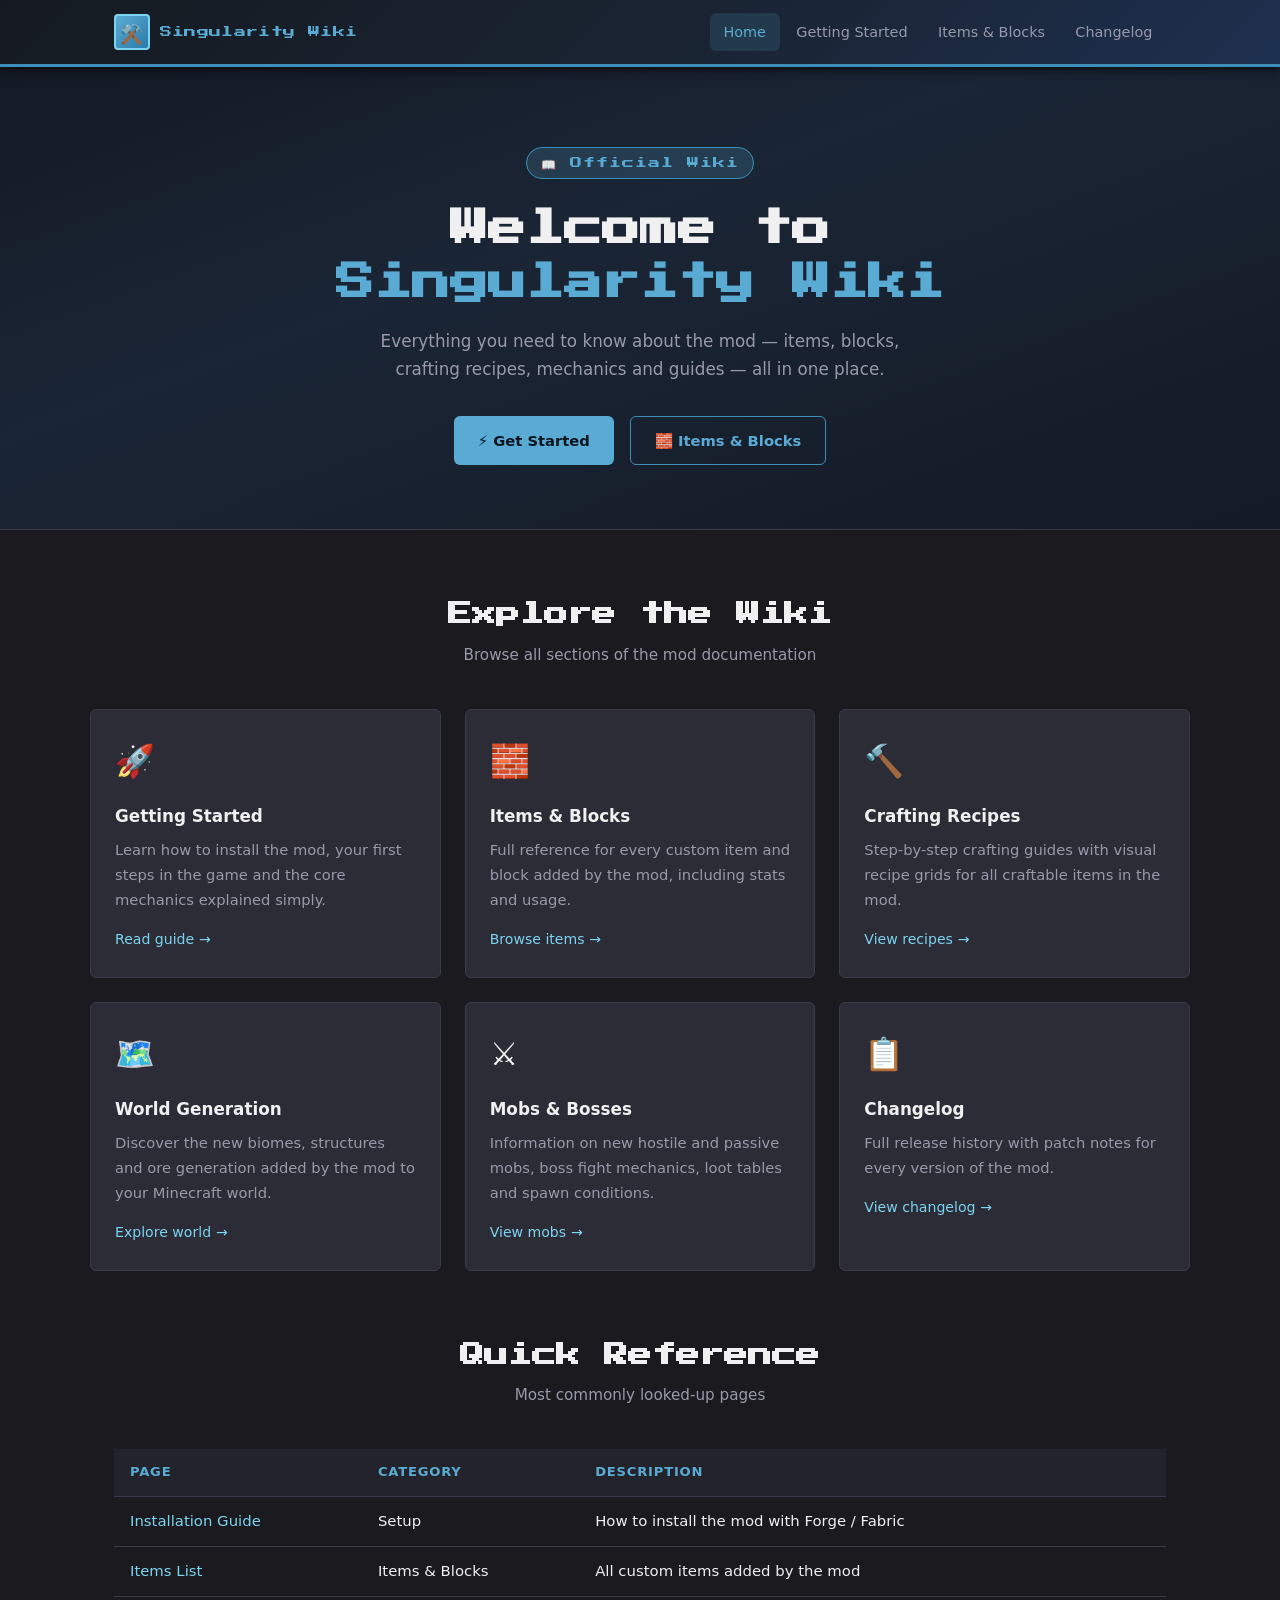
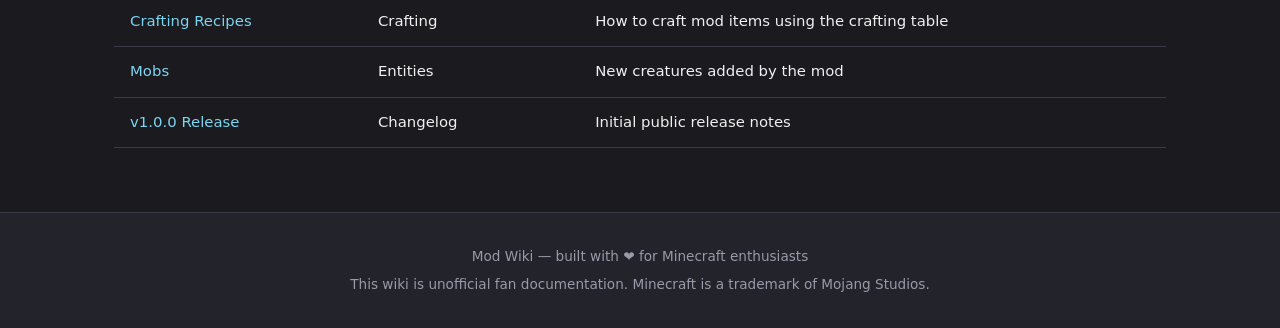
<file: index.html>
<!DOCTYPE html>
<html lang="en">
<head>
  <meta charset="UTF-8" />
  <meta name="viewport" content="width=device-width, initial-scale=1.0" />
  <meta name="description" content="Official wiki for the Minecraft Mod — items, blocks, crafting recipes, guides and more." />
  <title>Singularity Wiki — Home</title>
  <link rel="icon" href="infinity.png">
  <link rel="preconnect" href="https://fonts.googleapis.com" />
  <link rel="preconnect" href="https://fonts.gstatic.com" crossorigin />
  <link href="https://fonts.googleapis.com/css2?family=Press+Start+2P&display=swap" rel="stylesheet" />
  <link rel="stylesheet" href="css/style.css" />
</head>
<body>

  <!-- ===== Header ===== -->
  <header>
    <div class="navbar">
      <a href="index.html" class="nav-brand">
        <div class="brand-icon">⚒️</div>
        Singularity Wiki
      </a>
      <nav>
        <ul>
          <li><a href="index.html" class="active">Home</a></li>
          <li><a href="pages/getting-started.html">Getting Started</a></li>
          <li><a href="pages/items.html">Items &amp; Blocks</a></li>
          <li><a href="pages/changelog.html">Changelog</a></li>
        </ul>
      </nav>
    </div>
  </header>

  <main>

    <!-- ===== Hero ===== -->
    <section class="hero">
      <div class="hero-badge">📖 Official Wiki</div>
      <h1>Welcome to <br /><span>Singularity Wiki</span></h1>
      <p>Everything you need to know about the mod — items, blocks, crafting recipes, mechanics and guides — all in one place.</p>
      <div class="hero-buttons">
        <a href="pages/getting-started.html" class="btn btn-primary">⚡ Get Started</a>
        <a href="pages/items.html" class="btn btn-outline">🧱 Items &amp; Blocks</a>
      </div>
    </section>

    <!-- ===== Category Cards ===== -->
    <section class="section">
      <div class="section-title">
        <h2>Explore the Wiki</h2>
        <p>Browse all sections of the mod documentation</p>
      </div>
      <div class="cards-grid">

        <div class="card">
          <div class="card-icon">🚀</div>
          <h3>Getting Started</h3>
          <p>Learn how to install the mod, your first steps in the game and the core mechanics explained simply.</p>
          <a href="pages/getting-started.html" class="card-link">Read guide</a>
        </div>

        <div class="card">
          <div class="card-icon">🧱</div>
          <h3>Items &amp; Blocks</h3>
          <p>Full reference for every custom item and block added by the mod, including stats and usage.</p>
          <a href="pages/items.html" class="card-link">Browse items</a>
        </div>

        <div class="card">
          <div class="card-icon">🔨</div>
          <h3>Crafting Recipes</h3>
          <p>Step-by-step crafting guides with visual recipe grids for all craftable items in the mod.</p>
          <a href="pages/items.html#recipes" class="card-link">View recipes</a>
        </div>

        <div class="card">
          <div class="card-icon">🗺️</div>
          <h3>World Generation</h3>
          <p>Discover the new biomes, structures and ore generation added by the mod to your Minecraft world.</p>
          <a href="pages/getting-started.html#world" class="card-link">Explore world</a>
        </div>

        <div class="card">
          <div class="card-icon">⚔️</div>
          <h3>Mobs &amp; Bosses</h3>
          <p>Information on new hostile and passive mobs, boss fight mechanics, loot tables and spawn conditions.</p>
          <a href="pages/getting-started.html#mobs" class="card-link">View mobs</a>
        </div>

        <div class="card">
          <div class="card-icon">📋</div>
          <h3>Changelog</h3>
          <p>Full release history with patch notes for every version of the mod.</p>
          <a href="pages/changelog.html" class="card-link">View changelog</a>
        </div>

      </div>
    </section>

    <!-- ===== Quick Reference Table ===== -->
    <section class="section" style="padding-top:0">
      <div class="container">
        <div class="section-title">
          <h2>Quick Reference</h2>
          <p>Most commonly looked-up pages</p>
        </div>
        <table class="wiki-table">
          <thead>
            <tr>
              <th>Page</th>
              <th>Category</th>
              <th>Description</th>
            </tr>
          </thead>
          <tbody>
            <tr>
              <td><a href="pages/getting-started.html">Installation Guide</a></td>
              <td>Setup</td>
              <td>How to install the mod with Forge / Fabric</td>
            </tr>
            <tr>
              <td><a href="pages/items.html">Items List</a></td>
              <td>Items &amp; Blocks</td>
              <td>All custom items added by the mod</td>
            </tr>
            <tr>
              <td><a href="pages/items.html#recipes">Crafting Recipes</a></td>
              <td>Crafting</td>
              <td>How to craft mod items using the crafting table</td>
            </tr>
            <tr>
              <td><a href="pages/getting-started.html#mobs">Mobs</a></td>
              <td>Entities</td>
              <td>New creatures added by the mod</td>
            </tr>
            <tr>
              <td><a href="pages/changelog.html">v1.0.0 Release</a></td>
              <td>Changelog</td>
              <td>Initial public release notes</td>
            </tr>
          </tbody>
        </table>
      </div>
    </section>

  </main>

  <!-- ===== Footer ===== -->
  <footer>
    <p>Mod Wiki — built with ❤️ for Minecraft enthusiasts</p>
    <p>This wiki is unofficial fan documentation. Minecraft is a trademark of Mojang Studios.</p>
  </footer>

</body>
</html>
</file>
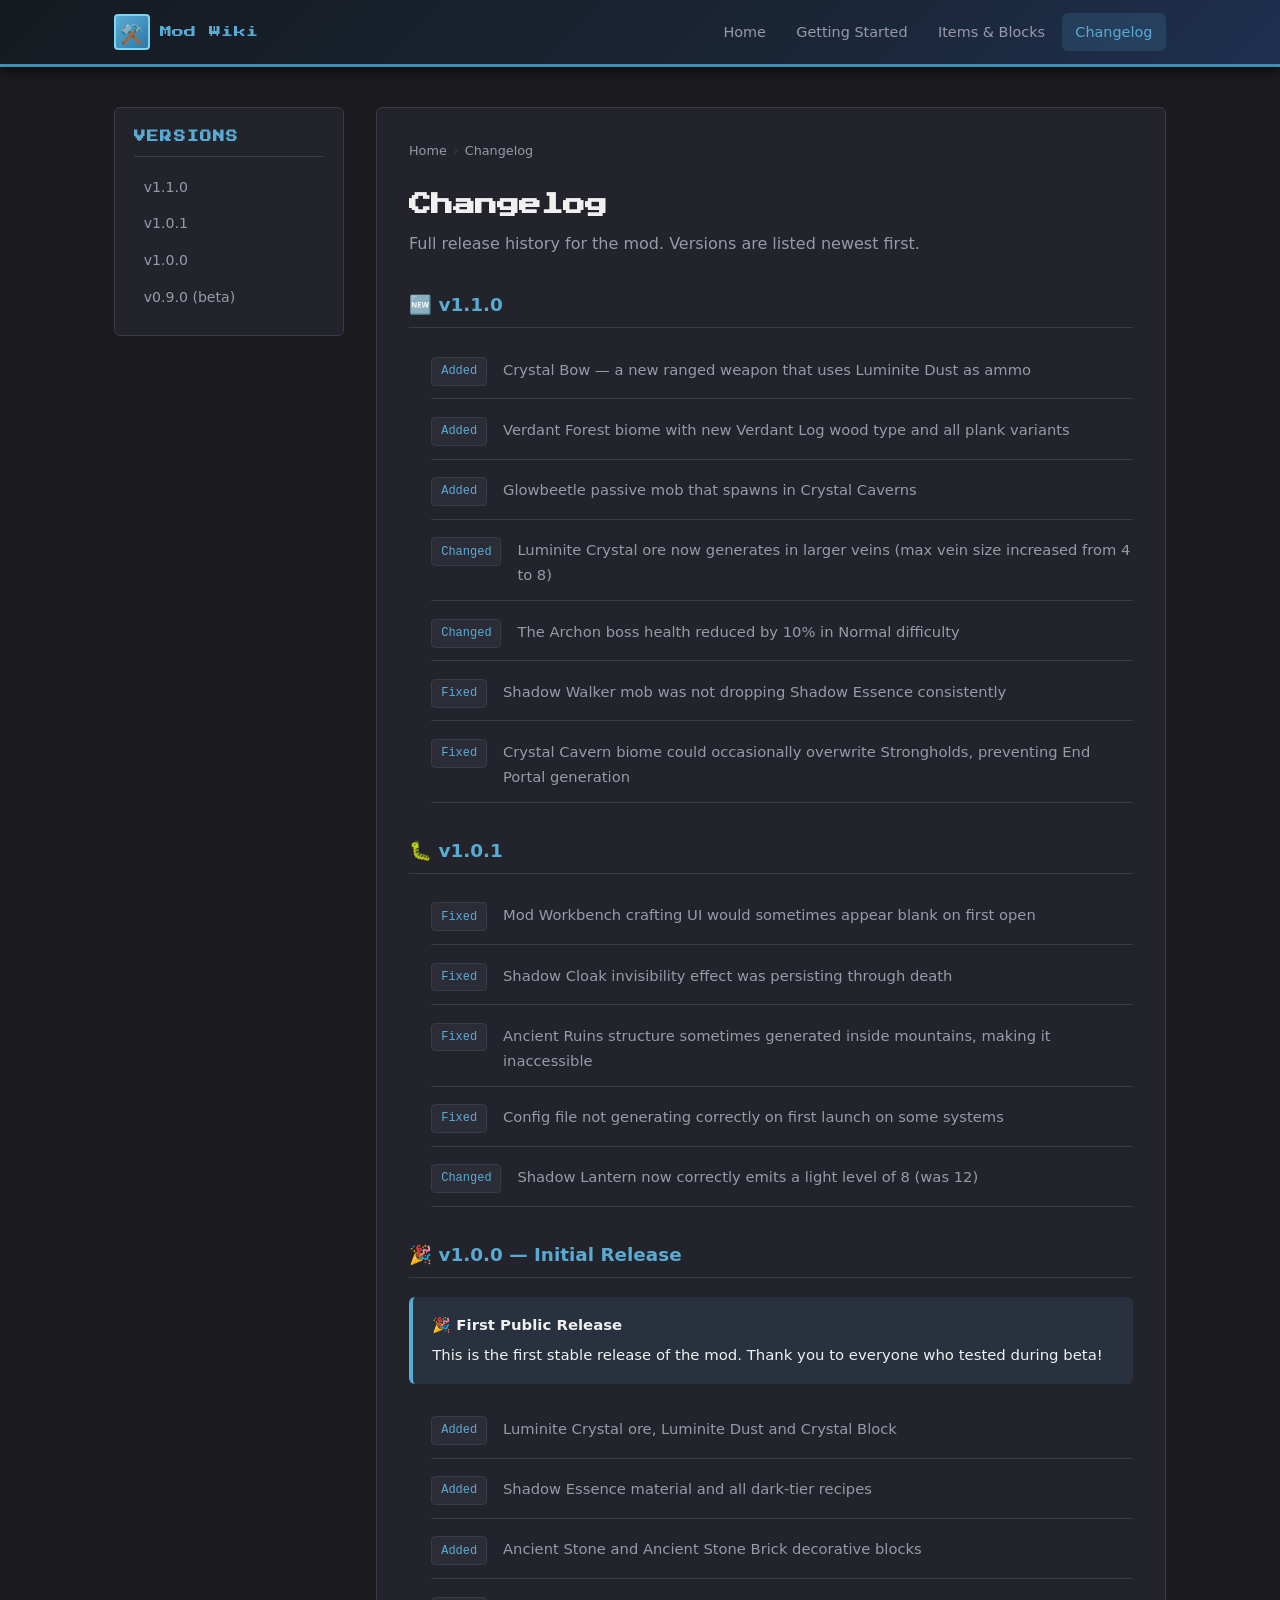
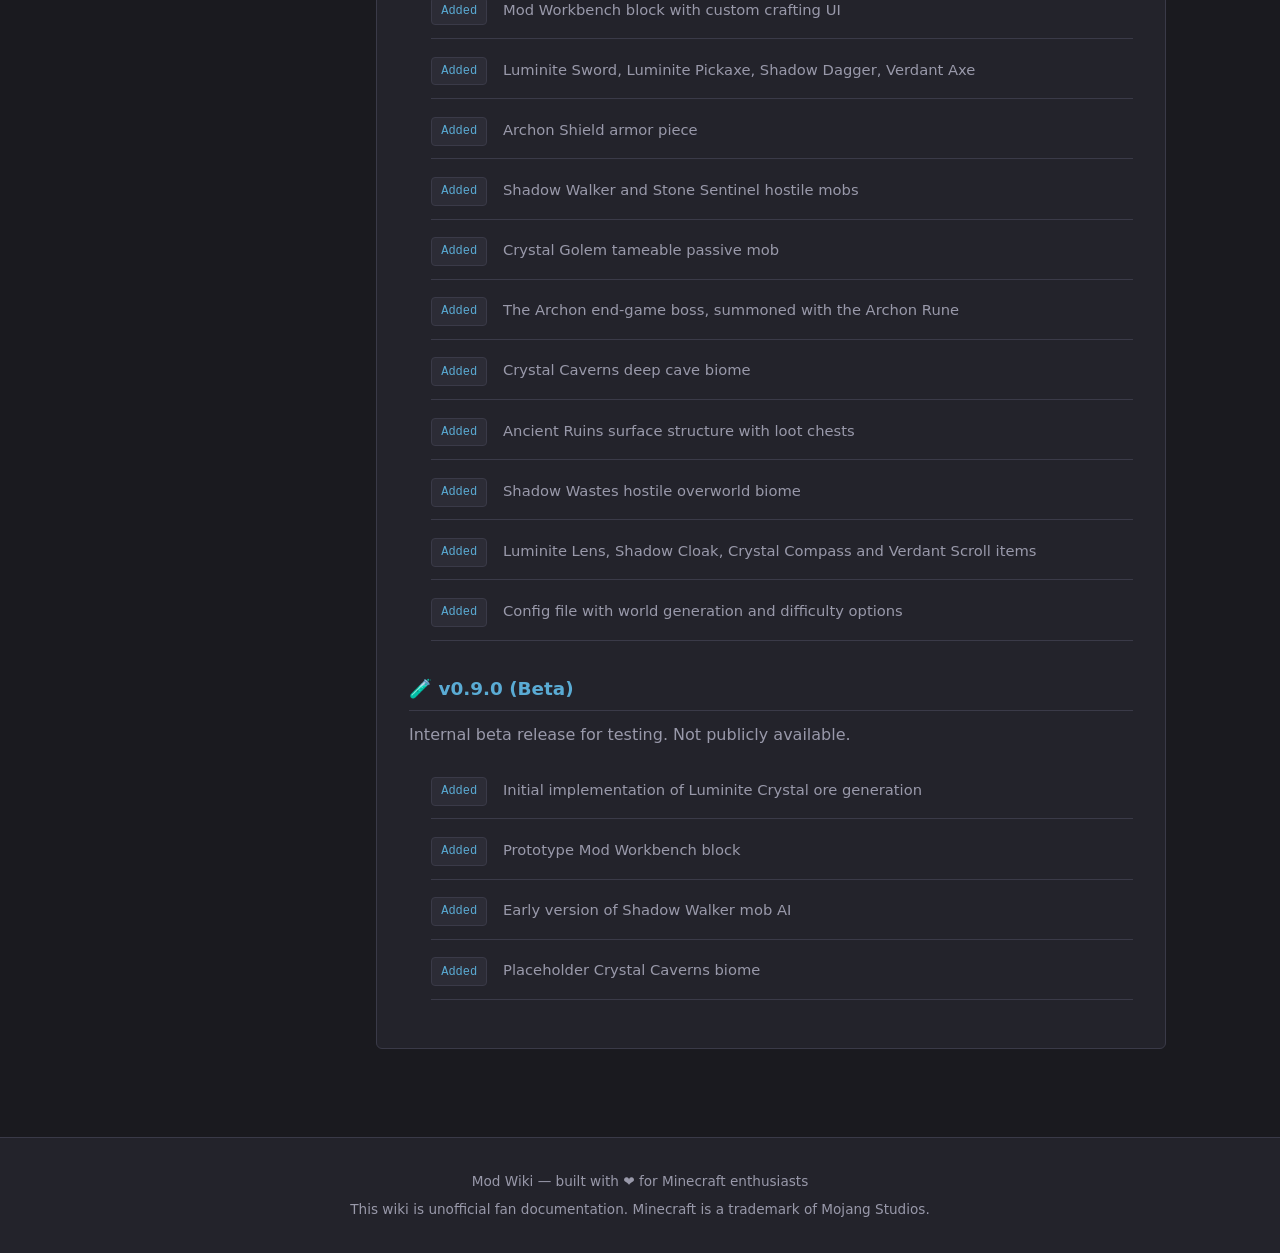
<file: pages/changelog.html>
<!DOCTYPE html>
<html lang="en">
<head>
  <meta charset="UTF-8" />
  <meta name="viewport" content="width=device-width, initial-scale=1.0" />
  <meta name="description" content="Changelog for the Minecraft Mod — full version history and patch notes." />
  <title>Changelog — Mod Wiki</title>
  <link rel="preconnect" href="https://fonts.googleapis.com" />
  <link rel="preconnect" href="https://fonts.gstatic.com" crossorigin />
  <link href="https://fonts.googleapis.com/css2?family=Press+Start+2P&display=swap" rel="stylesheet" />
  <link rel="stylesheet" href="../css/style.css" />
</head>
<body>

  <!-- ===== Header ===== -->
  <header>
    <div class="navbar">
      <a href="../index.html" class="nav-brand">
        <div class="brand-icon">⚒️</div>
        Mod Wiki
      </a>
      <nav>
        <ul>
          <li><a href="../index.html">Home</a></li>
          <li><a href="getting-started.html">Getting Started</a></li>
          <li><a href="items.html">Items &amp; Blocks</a></li>
          <li><a href="changelog.html" class="active">Changelog</a></li>
        </ul>
      </nav>
    </div>
  </header>

  <main>
    <div class="wiki-layout">

      <!-- Sidebar -->
      <aside class="wiki-sidebar">
        <h4>Versions</h4>
        <ul>
          <li><a href="#v1-1-0">v1.1.0</a></li>
          <li><a href="#v1-0-1">v1.0.1</a></li>
          <li><a href="#v1-0-0">v1.0.0</a></li>
          <li><a href="#v0-9-0">v0.9.0 (beta)</a></li>
        </ul>
      </aside>

      <!-- Content -->
      <article class="wiki-content">

        <div class="breadcrumb">
          <a href="../index.html">Home</a>
          <span>›</span>
          Changelog
        </div>

        <h1>Changelog</h1>
        <p>Full release history for the mod. Versions are listed newest first.</p>

        <!-- v1.1.0 -->
        <h2 id="v1-1-0">🆕 v1.1.0</h2>
        <ul class="version-list">
          <li>
            <span class="version-badge">Added</span>
            <span>Crystal Bow — a new ranged weapon that uses Luminite Dust as ammo</span>
          </li>
          <li>
            <span class="version-badge">Added</span>
            <span>Verdant Forest biome with new Verdant Log wood type and all plank variants</span>
          </li>
          <li>
            <span class="version-badge">Added</span>
            <span>Glowbeetle passive mob that spawns in Crystal Caverns</span>
          </li>
          <li>
            <span class="version-badge">Changed</span>
            <span>Luminite Crystal ore now generates in larger veins (max vein size increased from 4 to 8)</span>
          </li>
          <li>
            <span class="version-badge">Changed</span>
            <span>The Archon boss health reduced by 10% in Normal difficulty</span>
          </li>
          <li>
            <span class="version-badge">Fixed</span>
            <span>Shadow Walker mob was not dropping Shadow Essence consistently</span>
          </li>
          <li>
            <span class="version-badge">Fixed</span>
            <span>Crystal Cavern biome could occasionally overwrite Strongholds, preventing End Portal generation</span>
          </li>
        </ul>

        <!-- v1.0.1 -->
        <h2 id="v1-0-1">🐛 v1.0.1</h2>
        <ul class="version-list">
          <li>
            <span class="version-badge">Fixed</span>
            <span>Mod Workbench crafting UI would sometimes appear blank on first open</span>
          </li>
          <li>
            <span class="version-badge">Fixed</span>
            <span>Shadow Cloak invisibility effect was persisting through death</span>
          </li>
          <li>
            <span class="version-badge">Fixed</span>
            <span>Ancient Ruins structure sometimes generated inside mountains, making it inaccessible</span>
          </li>
          <li>
            <span class="version-badge">Fixed</span>
            <span>Config file not generating correctly on first launch on some systems</span>
          </li>
          <li>
            <span class="version-badge">Changed</span>
            <span>Shadow Lantern now correctly emits a light level of 8 (was 12)</span>
          </li>
        </ul>

        <!-- v1.0.0 -->
        <h2 id="v1-0-0">🎉 v1.0.0 — Initial Release</h2>

        <div class="box box-tip">
          <strong>🎉 First Public Release</strong>
          This is the first stable release of the mod. Thank you to everyone who tested during beta!
        </div>

        <ul class="version-list">
          <li>
            <span class="version-badge">Added</span>
            <span>Luminite Crystal ore, Luminite Dust and Crystal Block</span>
          </li>
          <li>
            <span class="version-badge">Added</span>
            <span>Shadow Essence material and all dark-tier recipes</span>
          </li>
          <li>
            <span class="version-badge">Added</span>
            <span>Ancient Stone and Ancient Stone Brick decorative blocks</span>
          </li>
          <li>
            <span class="version-badge">Added</span>
            <span>Mod Workbench block with custom crafting UI</span>
          </li>
          <li>
            <span class="version-badge">Added</span>
            <span>Luminite Sword, Luminite Pickaxe, Shadow Dagger, Verdant Axe</span>
          </li>
          <li>
            <span class="version-badge">Added</span>
            <span>Archon Shield armor piece</span>
          </li>
          <li>
            <span class="version-badge">Added</span>
            <span>Shadow Walker and Stone Sentinel hostile mobs</span>
          </li>
          <li>
            <span class="version-badge">Added</span>
            <span>Crystal Golem tameable passive mob</span>
          </li>
          <li>
            <span class="version-badge">Added</span>
            <span>The Archon end-game boss, summoned with the Archon Rune</span>
          </li>
          <li>
            <span class="version-badge">Added</span>
            <span>Crystal Caverns deep cave biome</span>
          </li>
          <li>
            <span class="version-badge">Added</span>
            <span>Ancient Ruins surface structure with loot chests</span>
          </li>
          <li>
            <span class="version-badge">Added</span>
            <span>Shadow Wastes hostile overworld biome</span>
          </li>
          <li>
            <span class="version-badge">Added</span>
            <span>Luminite Lens, Shadow Cloak, Crystal Compass and Verdant Scroll items</span>
          </li>
          <li>
            <span class="version-badge">Added</span>
            <span>Config file with world generation and difficulty options</span>
          </li>
        </ul>

        <!-- v0.9.0 -->
        <h2 id="v0-9-0">🧪 v0.9.0 (Beta)</h2>
        <p>Internal beta release for testing. Not publicly available.</p>

        <ul class="version-list">
          <li>
            <span class="version-badge">Added</span>
            <span>Initial implementation of Luminite Crystal ore generation</span>
          </li>
          <li>
            <span class="version-badge">Added</span>
            <span>Prototype Mod Workbench block</span>
          </li>
          <li>
            <span class="version-badge">Added</span>
            <span>Early version of Shadow Walker mob AI</span>
          </li>
          <li>
            <span class="version-badge">Added</span>
            <span>Placeholder Crystal Caverns biome</span>
          </li>
        </ul>

      </article>
    </div>
  </main>

  <!-- ===== Footer ===== -->
  <footer>
    <p>Mod Wiki — built with ❤️ for Minecraft enthusiasts</p>
    <p>This wiki is unofficial fan documentation. Minecraft is a trademark of Mojang Studios.</p>
  </footer>

</body>
</html>
</file>
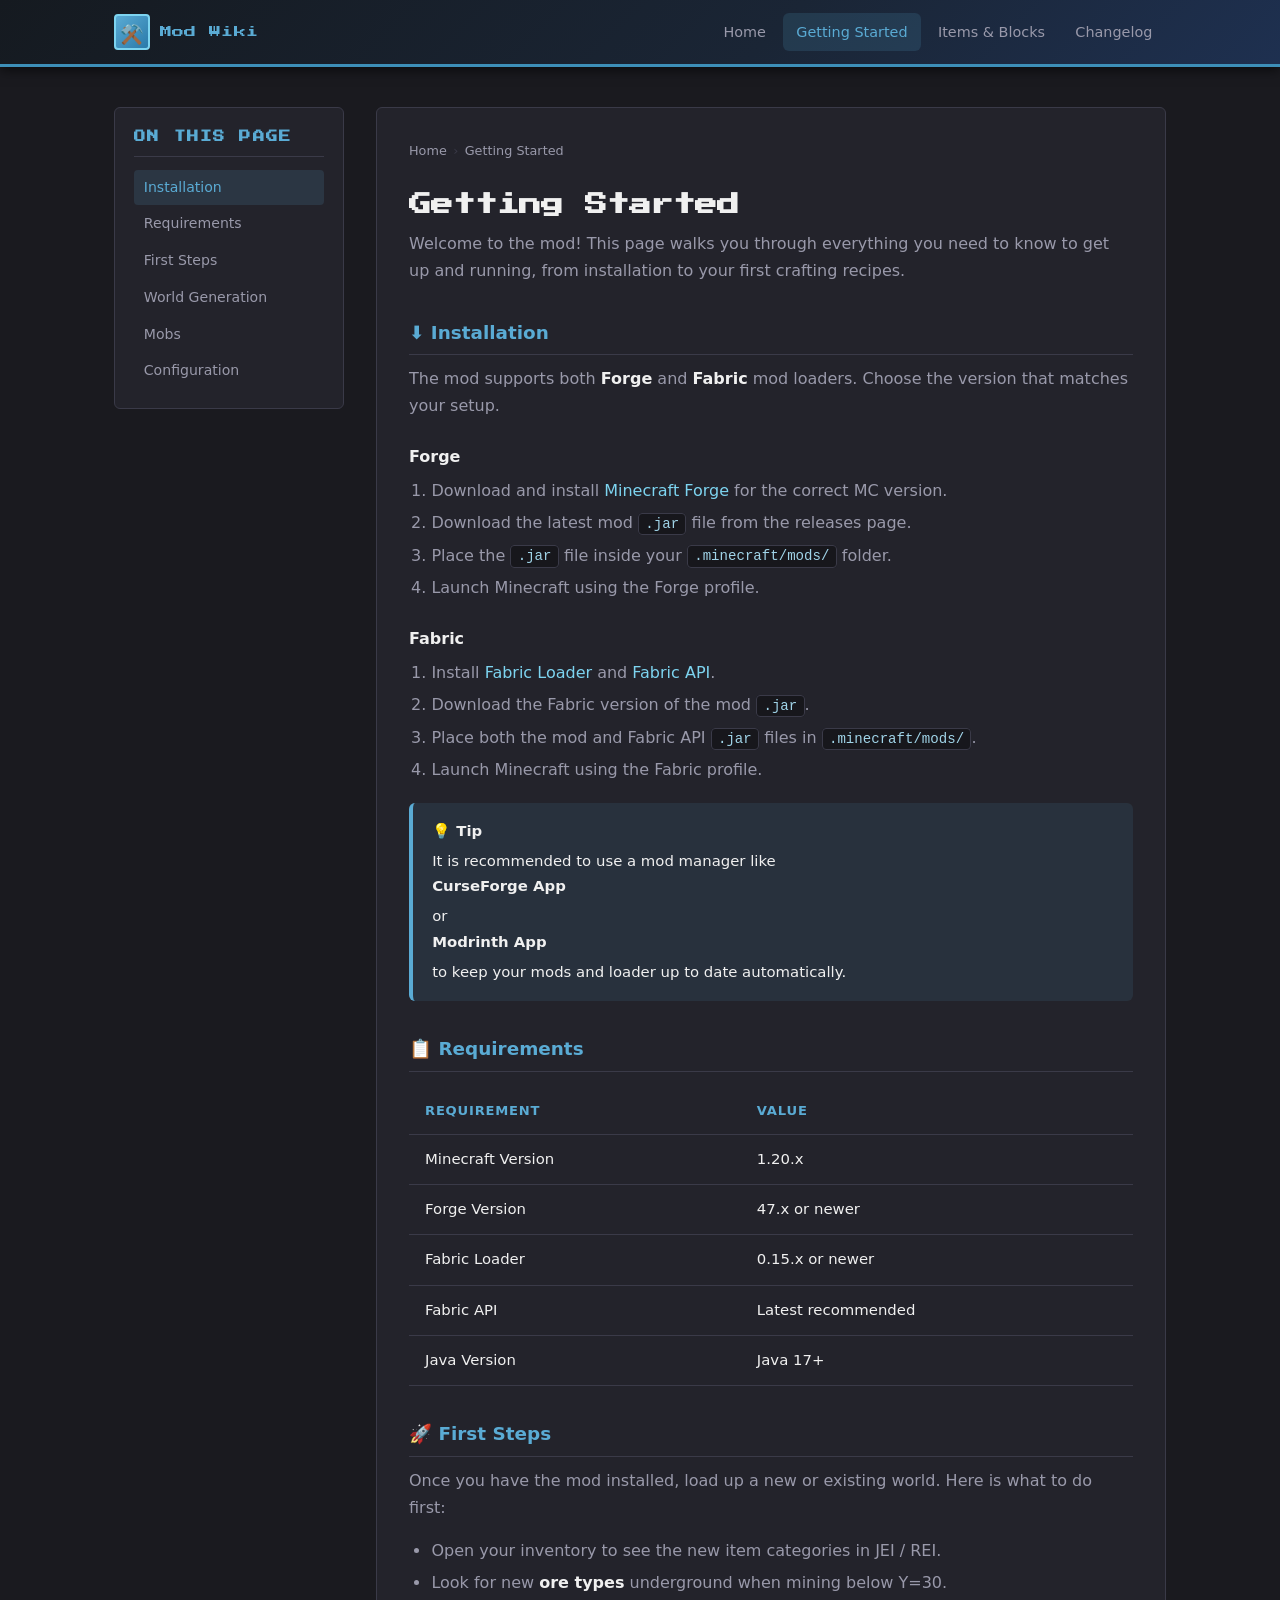
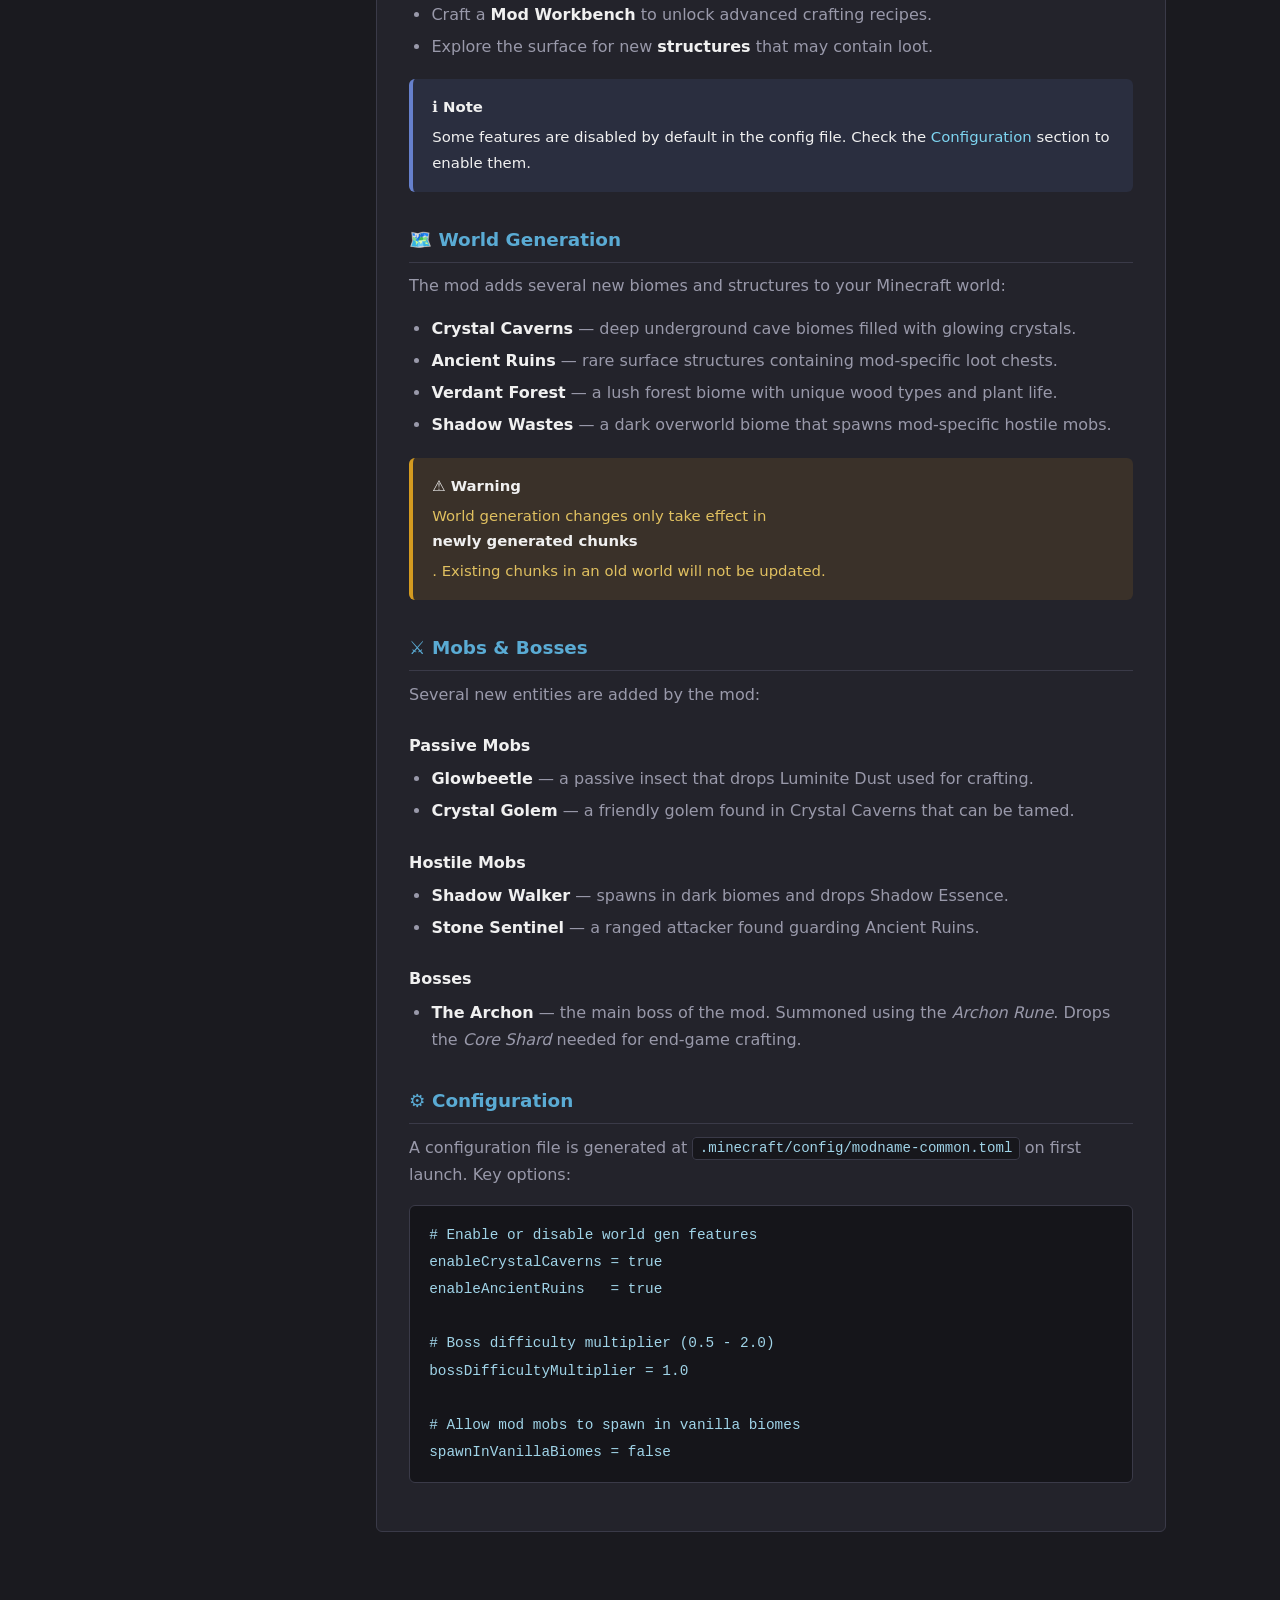
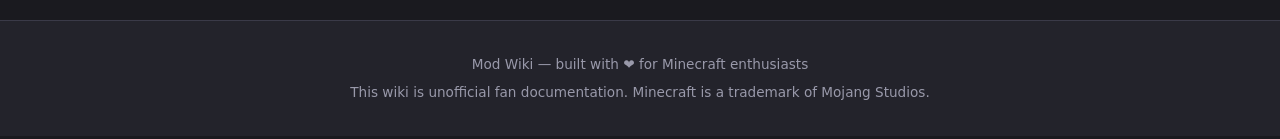
<file: pages/getting-started.html>
<!DOCTYPE html>
<html lang="en">
<head>
  <meta charset="UTF-8" />
  <meta name="viewport" content="width=device-width, initial-scale=1.0" />
  <meta name="description" content="Getting started with the Minecraft Mod — installation, first steps and core mechanics." />
  <title>Getting Started — Mod Wiki</title>
  <link rel="preconnect" href="https://fonts.googleapis.com" />
  <link rel="preconnect" href="https://fonts.gstatic.com" crossorigin />
  <link href="https://fonts.googleapis.com/css2?family=Press+Start+2P&display=swap" rel="stylesheet" />
  <link rel="stylesheet" href="../css/style.css" />
</head>
<body>

  <!-- ===== Header ===== -->
  <header>
    <div class="navbar">
      <a href="../index.html" class="nav-brand">
        <div class="brand-icon">⚒️</div>
        Mod Wiki
      </a>
      <nav>
        <ul>
          <li><a href="../index.html">Home</a></li>
          <li><a href="getting-started.html" class="active">Getting Started</a></li>
          <li><a href="items.html">Items &amp; Blocks</a></li>
          <li><a href="changelog.html">Changelog</a></li>
        </ul>
      </nav>
    </div>
  </header>

  <main>
    <div class="wiki-layout">

      <!-- Sidebar -->
      <aside class="wiki-sidebar">
        <h4>On this page</h4>
        <ul>
          <li><a href="#installation" class="active">Installation</a></li>
          <li><a href="#requirements">Requirements</a></li>
          <li><a href="#first-steps">First Steps</a></li>
          <li><a href="#world">World Generation</a></li>
          <li><a href="#mobs">Mobs</a></li>
          <li><a href="#config">Configuration</a></li>
        </ul>
      </aside>

      <!-- Content -->
      <article class="wiki-content">

        <div class="breadcrumb">
          <a href="../index.html">Home</a>
          <span>›</span>
          Getting Started
        </div>

        <h1>Getting Started</h1>
        <p>Welcome to the mod! This page walks you through everything you need to know to get up and running, from installation to your first crafting recipes.</p>

        <!-- Installation -->
        <h2 id="installation">⬇️ Installation</h2>
        <p>The mod supports both <strong>Forge</strong> and <strong>Fabric</strong> mod loaders. Choose the version that matches your setup.</p>

        <h3>Forge</h3>
        <ol>
          <li>Download and install <a href="https://files.minecraftforge.net/" target="_blank" rel="noopener noreferrer">Minecraft Forge</a> for the correct MC version.</li>
          <li>Download the latest mod <code>.jar</code> file from the releases page.</li>
          <li>Place the <code>.jar</code> file inside your <code>.minecraft/mods/</code> folder.</li>
          <li>Launch Minecraft using the Forge profile.</li>
        </ol>

        <h3>Fabric</h3>
        <ol>
          <li>Install <a href="https://fabricmc.net/use/" target="_blank" rel="noopener noreferrer">Fabric Loader</a> and <a href="https://modrinth.com/mod/fabric-api" target="_blank" rel="noopener noreferrer">Fabric API</a>.</li>
          <li>Download the Fabric version of the mod <code>.jar</code>.</li>
          <li>Place both the mod and Fabric API <code>.jar</code> files in <code>.minecraft/mods/</code>.</li>
          <li>Launch Minecraft using the Fabric profile.</li>
        </ol>

        <div class="box box-tip">
          <strong>💡 Tip</strong>
          It is recommended to use a mod manager like <strong>CurseForge App</strong> or <strong>Modrinth App</strong> to keep your mods and loader up to date automatically.
        </div>

        <!-- Requirements -->
        <h2 id="requirements">📋 Requirements</h2>
        <table class="wiki-table">
          <thead>
            <tr>
              <th>Requirement</th>
              <th>Value</th>
            </tr>
          </thead>
          <tbody>
            <tr><td>Minecraft Version</td><td>1.20.x</td></tr>
            <tr><td>Forge Version</td><td>47.x or newer</td></tr>
            <tr><td>Fabric Loader</td><td>0.15.x or newer</td></tr>
            <tr><td>Fabric API</td><td>Latest recommended</td></tr>
            <tr><td>Java Version</td><td>Java 17+</td></tr>
          </tbody>
        </table>

        <!-- First Steps -->
        <h2 id="first-steps">🚀 First Steps</h2>
        <p>Once you have the mod installed, load up a new or existing world. Here is what to do first:</p>
        <ul>
          <li>Open your inventory to see the new item categories in JEI / REI.</li>
          <li>Look for new <strong>ore types</strong> underground when mining below Y=30.</li>
          <li>Craft a <strong>Mod Workbench</strong> to unlock advanced crafting recipes.</li>
          <li>Explore the surface for new <strong>structures</strong> that may contain loot.</li>
        </ul>

        <div class="box box-note">
          <strong>ℹ️ Note</strong>
          Some features are disabled by default in the config file. Check the <a href="#config">Configuration</a> section to enable them.
        </div>

        <!-- World Generation -->
        <h2 id="world">🗺️ World Generation</h2>
        <p>The mod adds several new biomes and structures to your Minecraft world:</p>
        <ul>
          <li><strong>Crystal Caverns</strong> — deep underground cave biomes filled with glowing crystals.</li>
          <li><strong>Ancient Ruins</strong> — rare surface structures containing mod-specific loot chests.</li>
          <li><strong>Verdant Forest</strong> — a lush forest biome with unique wood types and plant life.</li>
          <li><strong>Shadow Wastes</strong> — a dark overworld biome that spawns mod-specific hostile mobs.</li>
        </ul>

        <div class="box box-warn">
          <strong>⚠️ Warning</strong>
          World generation changes only take effect in <strong>newly generated chunks</strong>. Existing chunks in an old world will not be updated.
        </div>

        <!-- Mobs -->
        <h2 id="mobs">⚔️ Mobs &amp; Bosses</h2>
        <p>Several new entities are added by the mod:</p>

        <h3>Passive Mobs</h3>
        <ul>
          <li><strong>Glowbeetle</strong> — a passive insect that drops Luminite Dust used for crafting.</li>
          <li><strong>Crystal Golem</strong> — a friendly golem found in Crystal Caverns that can be tamed.</li>
        </ul>

        <h3>Hostile Mobs</h3>
        <ul>
          <li><strong>Shadow Walker</strong> — spawns in dark biomes and drops Shadow Essence.</li>
          <li><strong>Stone Sentinel</strong> — a ranged attacker found guarding Ancient Ruins.</li>
        </ul>

        <h3>Bosses</h3>
        <ul>
          <li><strong>The Archon</strong> — the main boss of the mod. Summoned using the <em>Archon Rune</em>. Drops the <em>Core Shard</em> needed for end-game crafting.</li>
        </ul>

        <!-- Configuration -->
        <h2 id="config">⚙️ Configuration</h2>
        <p>A configuration file is generated at <code>.minecraft/config/modname-common.toml</code> on first launch. Key options:</p>
        <pre><code># Enable or disable world gen features
enableCrystalCaverns = true
enableAncientRuins   = true

# Boss difficulty multiplier (0.5 - 2.0)
bossDifficultyMultiplier = 1.0

# Allow mod mobs to spawn in vanilla biomes
spawnInVanillaBiomes = false</code></pre>

      </article>
    </div>
  </main>

  <!-- ===== Footer ===== -->
  <footer>
    <p>Mod Wiki — built with ❤️ for Minecraft enthusiasts</p>
    <p>This wiki is unofficial fan documentation. Minecraft is a trademark of Mojang Studios.</p>
  </footer>

</body>
</html>
</file>
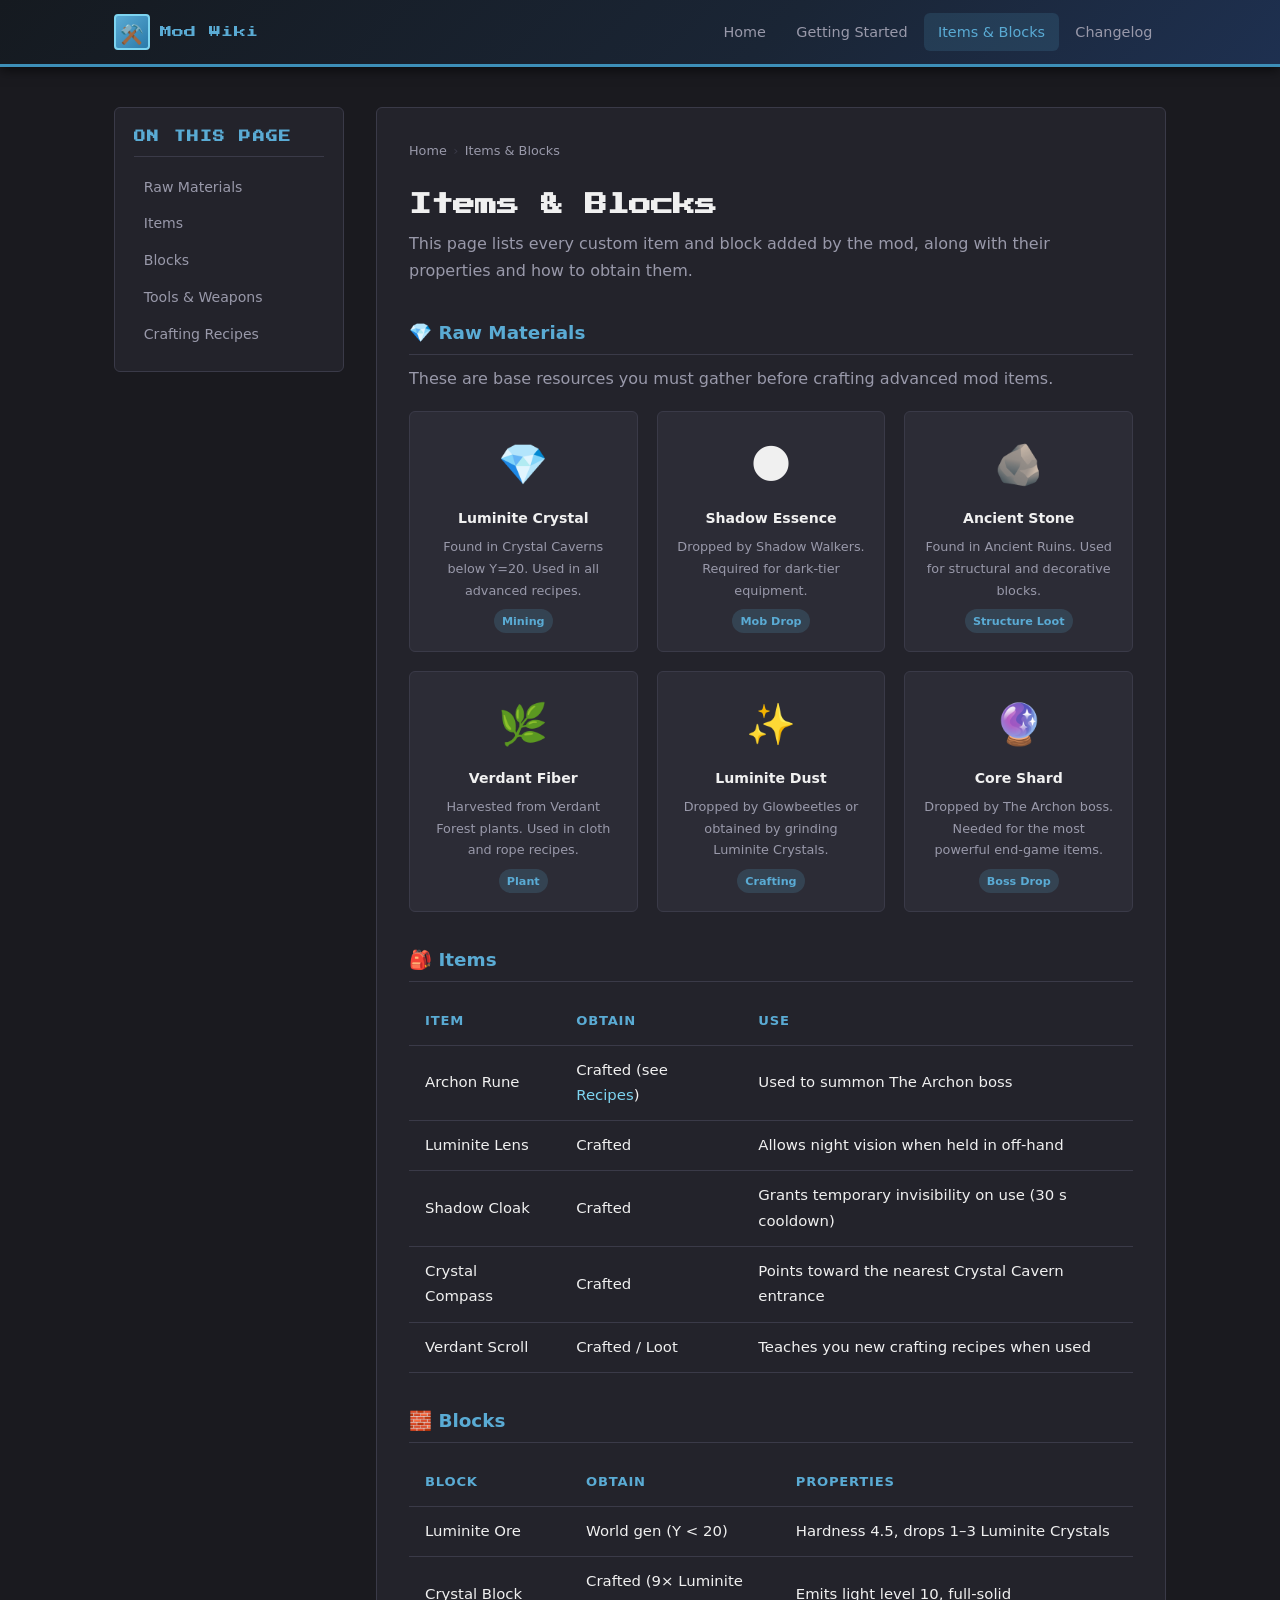
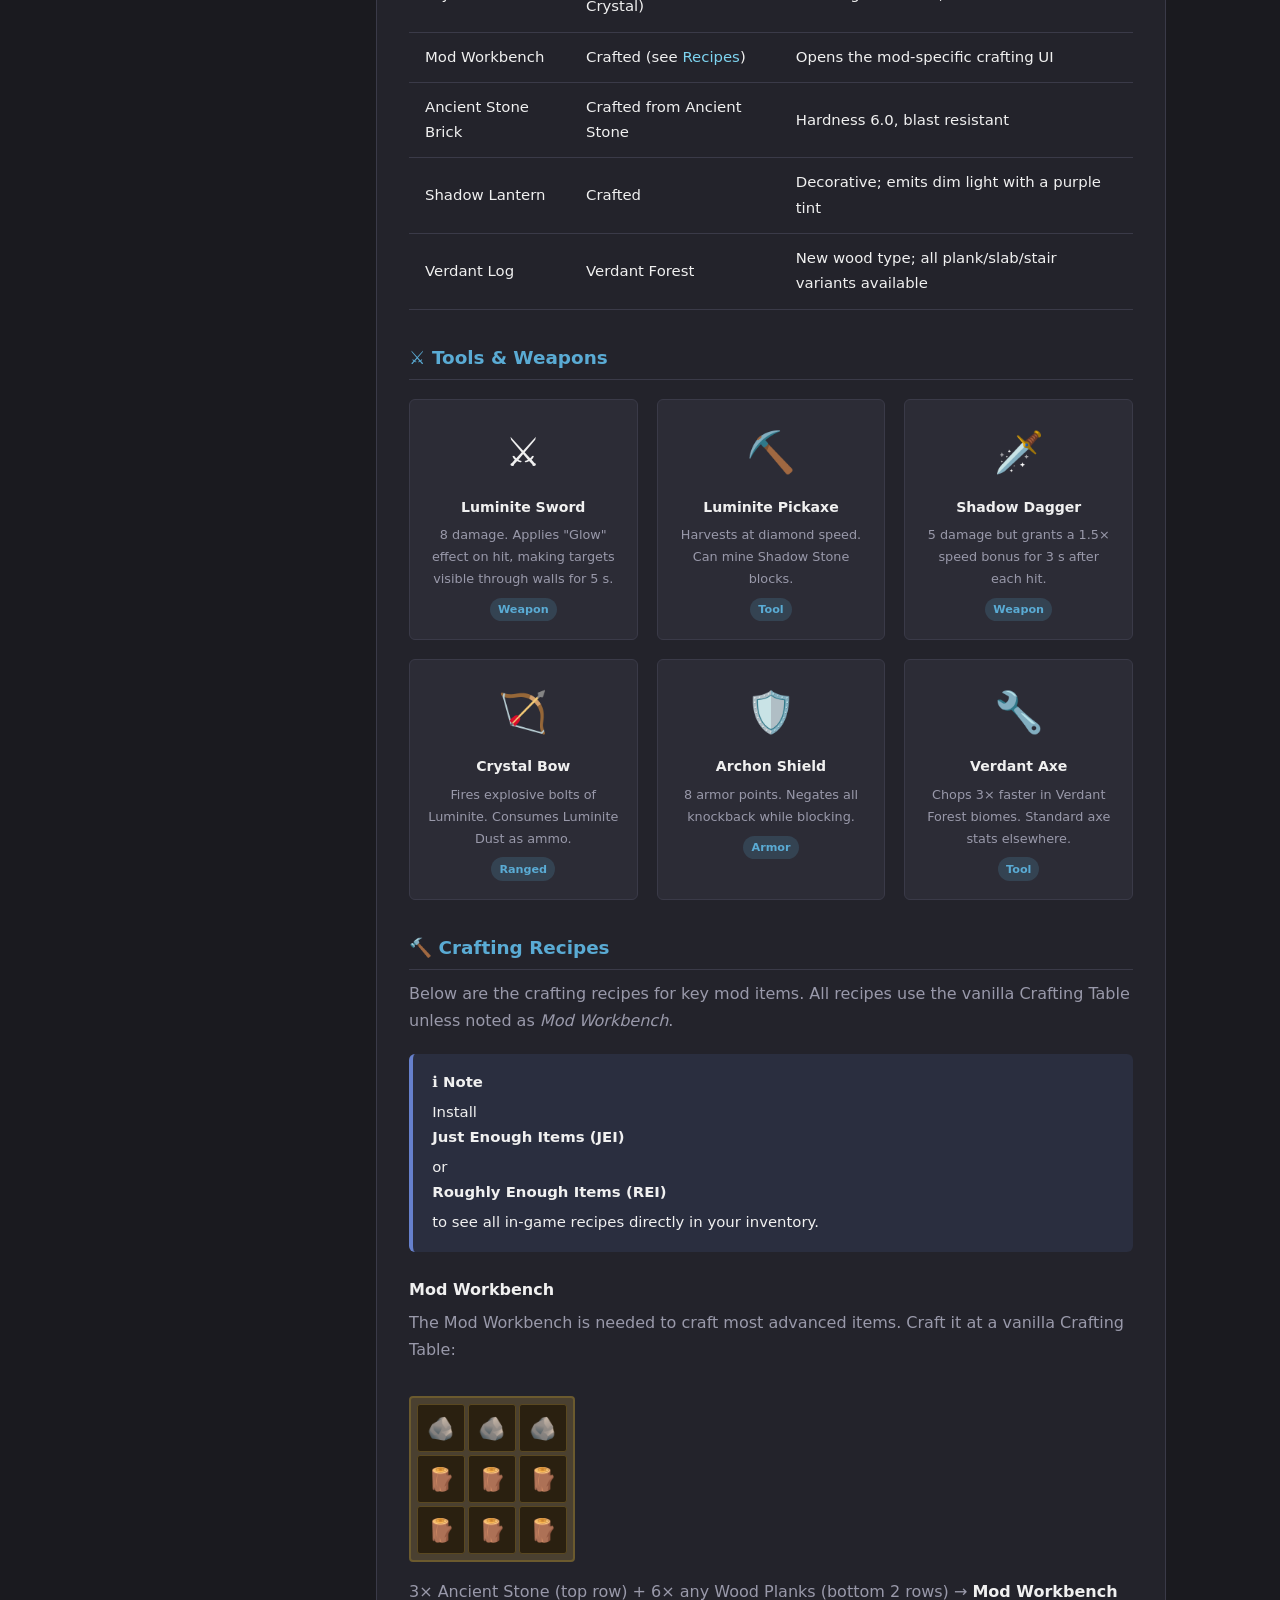
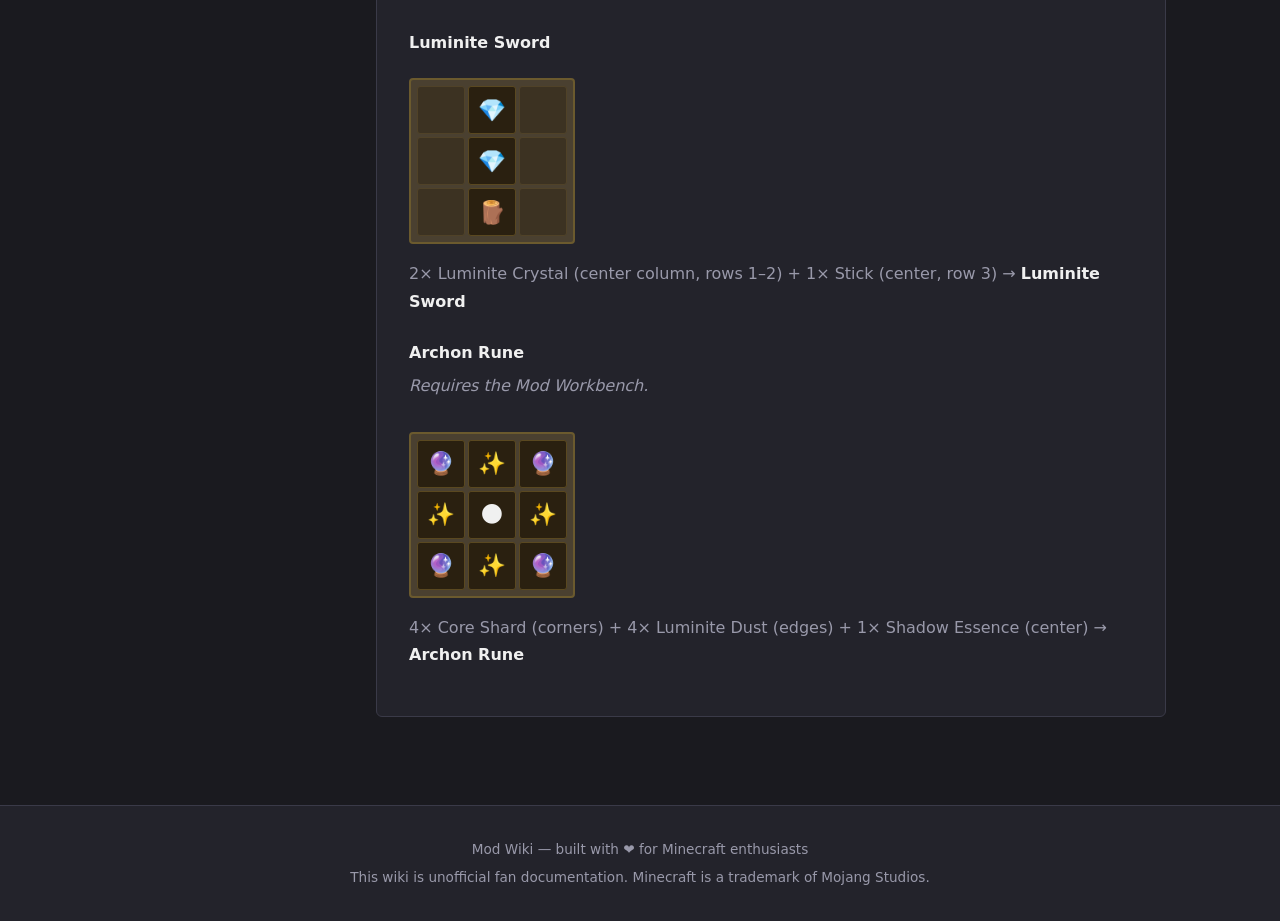
<file: pages/items.html>
<!DOCTYPE html>
<html lang="en">
<head>
  <meta charset="UTF-8" />
  <meta name="viewport" content="width=device-width, initial-scale=1.0" />
  <meta name="description" content="Full list of items and blocks added by the Minecraft Mod, including crafting recipes." />
  <title>Items &amp; Blocks — Mod Wiki</title>
  <link rel="preconnect" href="https://fonts.googleapis.com" />
  <link rel="preconnect" href="https://fonts.gstatic.com" crossorigin />
  <link href="https://fonts.googleapis.com/css2?family=Press+Start+2P&display=swap" rel="stylesheet" />
  <link rel="stylesheet" href="../css/style.css" />
</head>
<body>

  <!-- ===== Header ===== -->
  <header>
    <div class="navbar">
      <a href="../index.html" class="nav-brand">
        <div class="brand-icon">⚒️</div>
        Mod Wiki
      </a>
      <nav>
        <ul>
          <li><a href="../index.html">Home</a></li>
          <li><a href="getting-started.html">Getting Started</a></li>
          <li><a href="items.html" class="active">Items &amp; Blocks</a></li>
          <li><a href="changelog.html">Changelog</a></li>
        </ul>
      </nav>
    </div>
  </header>

  <main>
    <div class="wiki-layout">

      <!-- Sidebar -->
      <aside class="wiki-sidebar">
        <h4>On this page</h4>
        <ul>
          <li><a href="#materials">Raw Materials</a></li>
          <li><a href="#items">Items</a></li>
          <li><a href="#blocks">Blocks</a></li>
          <li><a href="#tools">Tools &amp; Weapons</a></li>
          <li><a href="#recipes">Crafting Recipes</a></li>
        </ul>
      </aside>

      <!-- Content -->
      <article class="wiki-content">

        <div class="breadcrumb">
          <a href="../index.html">Home</a>
          <span>›</span>
          Items &amp; Blocks
        </div>

        <h1>Items &amp; Blocks</h1>
        <p>This page lists every custom item and block added by the mod, along with their properties and how to obtain them.</p>

        <!-- Raw Materials -->
        <h2 id="materials">💎 Raw Materials</h2>
        <p>These are base resources you must gather before crafting advanced mod items.</p>

        <div class="item-grid">
          <div class="item-card">
            <div class="item-icon">💎</div>
            <h4>Luminite Crystal</h4>
            <p>Found in Crystal Caverns below Y=20. Used in all advanced recipes.</p>
            <span class="tag">Mining</span>
          </div>
          <div class="item-card">
            <div class="item-icon">🌑</div>
            <h4>Shadow Essence</h4>
            <p>Dropped by Shadow Walkers. Required for dark-tier equipment.</p>
            <span class="tag">Mob Drop</span>
          </div>
          <div class="item-card">
            <div class="item-icon">🪨</div>
            <h4>Ancient Stone</h4>
            <p>Found in Ancient Ruins. Used for structural and decorative blocks.</p>
            <span class="tag">Structure Loot</span>
          </div>
          <div class="item-card">
            <div class="item-icon">🌿</div>
            <h4>Verdant Fiber</h4>
            <p>Harvested from Verdant Forest plants. Used in cloth and rope recipes.</p>
            <span class="tag">Plant</span>
          </div>
          <div class="item-card">
            <div class="item-icon">✨</div>
            <h4>Luminite Dust</h4>
            <p>Dropped by Glowbeetles or obtained by grinding Luminite Crystals.</p>
            <span class="tag">Crafting</span>
          </div>
          <div class="item-card">
            <div class="item-icon">🔮</div>
            <h4>Core Shard</h4>
            <p>Dropped by The Archon boss. Needed for the most powerful end-game items.</p>
            <span class="tag">Boss Drop</span>
          </div>
        </div>

        <!-- Items -->
        <h2 id="items">🎒 Items</h2>
        <table class="wiki-table">
          <thead>
            <tr>
              <th>Item</th>
              <th>Obtain</th>
              <th>Use</th>
            </tr>
          </thead>
          <tbody>
            <tr>
              <td>Archon Rune</td>
              <td>Crafted (see <a href="#recipes">Recipes</a>)</td>
              <td>Used to summon The Archon boss</td>
            </tr>
            <tr>
              <td>Luminite Lens</td>
              <td>Crafted</td>
              <td>Allows night vision when held in off-hand</td>
            </tr>
            <tr>
              <td>Shadow Cloak</td>
              <td>Crafted</td>
              <td>Grants temporary invisibility on use (30 s cooldown)</td>
            </tr>
            <tr>
              <td>Crystal Compass</td>
              <td>Crafted</td>
              <td>Points toward the nearest Crystal Cavern entrance</td>
            </tr>
            <tr>
              <td>Verdant Scroll</td>
              <td>Crafted / Loot</td>
              <td>Teaches you new crafting recipes when used</td>
            </tr>
          </tbody>
        </table>

        <!-- Blocks -->
        <h2 id="blocks">🧱 Blocks</h2>
        <table class="wiki-table">
          <thead>
            <tr>
              <th>Block</th>
              <th>Obtain</th>
              <th>Properties</th>
            </tr>
          </thead>
          <tbody>
            <tr>
              <td>Luminite Ore</td>
              <td>World gen (Y &lt; 20)</td>
              <td>Hardness 4.5, drops 1–3 Luminite Crystals</td>
            </tr>
            <tr>
              <td>Crystal Block</td>
              <td>Crafted (9× Luminite Crystal)</td>
              <td>Emits light level 10, full-solid</td>
            </tr>
            <tr>
              <td>Mod Workbench</td>
              <td>Crafted (see <a href="#recipes">Recipes</a>)</td>
              <td>Opens the mod-specific crafting UI</td>
            </tr>
            <tr>
              <td>Ancient Stone Brick</td>
              <td>Crafted from Ancient Stone</td>
              <td>Hardness 6.0, blast resistant</td>
            </tr>
            <tr>
              <td>Shadow Lantern</td>
              <td>Crafted</td>
              <td>Decorative; emits dim light with a purple tint</td>
            </tr>
            <tr>
              <td>Verdant Log</td>
              <td>Verdant Forest</td>
              <td>New wood type; all plank/slab/stair variants available</td>
            </tr>
          </tbody>
        </table>

        <!-- Tools & Weapons -->
        <h2 id="tools">⚔️ Tools &amp; Weapons</h2>
        <div class="item-grid">
          <div class="item-card">
            <div class="item-icon">⚔️</div>
            <h4>Luminite Sword</h4>
            <p>8 damage. Applies "Glow" effect on hit, making targets visible through walls for 5 s.</p>
            <span class="tag">Weapon</span>
          </div>
          <div class="item-card">
            <div class="item-icon">⛏️</div>
            <h4>Luminite Pickaxe</h4>
            <p>Harvests at diamond speed. Can mine Shadow Stone blocks.</p>
            <span class="tag">Tool</span>
          </div>
          <div class="item-card">
            <div class="item-icon">🗡️</div>
            <h4>Shadow Dagger</h4>
            <p>5 damage but grants a 1.5× speed bonus for 3 s after each hit.</p>
            <span class="tag">Weapon</span>
          </div>
          <div class="item-card">
            <div class="item-icon">🏹</div>
            <h4>Crystal Bow</h4>
            <p>Fires explosive bolts of Luminite. Consumes Luminite Dust as ammo.</p>
            <span class="tag">Ranged</span>
          </div>
          <div class="item-card">
            <div class="item-icon">🛡️</div>
            <h4>Archon Shield</h4>
            <p>8 armor points. Negates all knockback while blocking.</p>
            <span class="tag">Armor</span>
          </div>
          <div class="item-card">
            <div class="item-icon">🔧</div>
            <h4>Verdant Axe</h4>
            <p>Chops 3× faster in Verdant Forest biomes. Standard axe stats elsewhere.</p>
            <span class="tag">Tool</span>
          </div>
        </div>

        <!-- Crafting Recipes -->
        <h2 id="recipes">🔨 Crafting Recipes</h2>
        <p>Below are the crafting recipes for key mod items. All recipes use the vanilla Crafting Table unless noted as <em>Mod Workbench</em>.</p>

        <div class="box box-note">
          <strong>ℹ️ Note</strong>
          Install <strong>Just Enough Items (JEI)</strong> or <strong>Roughly Enough Items (REI)</strong> to see all in-game recipes directly in your inventory.
        </div>

        <h3>Mod Workbench</h3>
        <p>The Mod Workbench is needed to craft most advanced items. Craft it at a vanilla Crafting Table:</p>
        <div class="recipe-grid">
          <div class="recipe-slot">🪨</div>
          <div class="recipe-slot">🪨</div>
          <div class="recipe-slot">🪨</div>
          <div class="recipe-slot">🪵</div>
          <div class="recipe-slot">🪵</div>
          <div class="recipe-slot">🪵</div>
          <div class="recipe-slot">🪵</div>
          <div class="recipe-slot">🪵</div>
          <div class="recipe-slot">🪵</div>
        </div>
        <p>3× Ancient Stone (top row) + 6× any Wood Planks (bottom 2 rows) → <strong>Mod Workbench</strong></p>

        <h3>Luminite Sword</h3>
        <div class="recipe-grid">
          <div class="recipe-slot empty"></div>
          <div class="recipe-slot">💎</div>
          <div class="recipe-slot empty"></div>
          <div class="recipe-slot empty"></div>
          <div class="recipe-slot">💎</div>
          <div class="recipe-slot empty"></div>
          <div class="recipe-slot empty"></div>
          <div class="recipe-slot">🪵</div>
          <div class="recipe-slot empty"></div>
        </div>
        <p>2× Luminite Crystal (center column, rows 1–2) + 1× Stick (center, row 3) → <strong>Luminite Sword</strong></p>

        <h3>Archon Rune</h3>
        <p><em>Requires the Mod Workbench.</em></p>
        <div class="recipe-grid">
          <div class="recipe-slot">🔮</div>
          <div class="recipe-slot">✨</div>
          <div class="recipe-slot">🔮</div>
          <div class="recipe-slot">✨</div>
          <div class="recipe-slot">🌑</div>
          <div class="recipe-slot">✨</div>
          <div class="recipe-slot">🔮</div>
          <div class="recipe-slot">✨</div>
          <div class="recipe-slot">🔮</div>
        </div>
        <p>4× Core Shard (corners) + 4× Luminite Dust (edges) + 1× Shadow Essence (center) → <strong>Archon Rune</strong></p>

      </article>
    </div>
  </main>

  <!-- ===== Footer ===== -->
  <footer>
    <p>Mod Wiki — built with ❤️ for Minecraft enthusiasts</p>
    <p>This wiki is unofficial fan documentation. Minecraft is a trademark of Mojang Studios.</p>
  </footer>

</body>
</html>
</file>
<file: css/style.css>
/* ===== Reset & Base ===== */
*, *::before, *::after {
  box-sizing: border-box;
  margin: 0;
  padding: 0;
}

:root {
  --bg-dark:       #1a1a1f;
  --bg-surface:    #23232b;
  --bg-card:       #2c2c36;
  --border:        #3a3a48;
  --accent-green:  #5aabd4;
  --accent-green2: #3d8fb8;
  --accent-dirt:   #8b6340;
  --accent-stone:  #8a8a8a;
  --text-primary:  #f0f0f0;
  --text-muted:    #9999aa;
  --text-link:     #7dd4f0;
  --font-pixel:    'Press Start 2P', monospace;
  --font-body:     'Segoe UI', system-ui, sans-serif;
  --radius:        6px;
  --shadow:        0 4px 18px rgba(0,0,0,0.5);
}

html { scroll-behavior: smooth; }

body {
  background-color: var(--bg-dark);
  color: var(--text-primary);
  font-family: var(--font-body);
  font-size: 16px;
  line-height: 1.7;
  min-height: 100vh;
  display: flex;
  flex-direction: column;
}

a {
  color: var(--text-link);
  text-decoration: none;
  transition: color 0.2s;
}
a:hover { color: #b3e8ff; text-decoration: underline; }

img { max-width: 100%; display: block; }

/* ===== Header / Navbar ===== */
header {
  background: linear-gradient(135deg, #151a20 0%, #1a2535 60%, #1e3050 100%);
  border-bottom: 3px solid var(--accent-green2);
  position: sticky;
  top: 0;
  z-index: 100;
  box-shadow: 0 2px 12px rgba(0,0,0,0.7);
}

.navbar {
  max-width: 1100px;
  margin: 0 auto;
  padding: 0 1.5rem;
  display: flex;
  align-items: center;
  justify-content: space-between;
  height: 64px;
  gap: 1rem;
}

.nav-brand {
  display: flex;
  align-items: center;
  gap: 0.6rem;
  font-family: var(--font-pixel);
  font-size: 0.75rem;
  color: var(--accent-green);
  letter-spacing: 0.03em;
  white-space: nowrap;
}

.nav-brand .brand-icon {
  width: 36px;
  height: 36px;
  background: linear-gradient(135deg, #5aabd4, #2a7aaa);
  border: 2px solid #7dd4f0;
  border-radius: 4px;
  display: flex;
  align-items: center;
  justify-content: center;
  font-size: 1.2rem;
  flex-shrink: 0;
}

nav ul {
  list-style: none;
  display: flex;
  gap: 0.2rem;
}

nav ul li a {
  display: block;
  padding: 0.45rem 0.85rem;
  color: var(--text-muted);
  font-size: 0.9rem;
  border-radius: var(--radius);
  transition: background 0.2s, color 0.2s;
}
nav ul li a:hover,
nav ul li a.active {
  background: rgba(90,171,212,0.15);
  color: var(--accent-green);
  text-decoration: none;
}

/* ===== Hero ===== */
.hero {
  background: linear-gradient(160deg, #141a25 0%, #1a2535 40%, #141a25 100%);
  border-bottom: 1px solid var(--border);
  padding: 5rem 1.5rem 4rem;
  text-align: center;
}

.hero-badge {
  display: inline-block;
  background: rgba(90,171,212,0.18);
  border: 1px solid var(--accent-green2);
  color: var(--accent-green);
  font-size: 0.75rem;
  font-family: var(--font-pixel);
  padding: 0.3rem 0.9rem;
  border-radius: 50px;
  margin-bottom: 1.5rem;
  letter-spacing: 0.08em;
}

.hero h1 {
  font-family: var(--font-pixel);
  font-size: clamp(1.4rem, 4vw, 2.4rem);
  color: var(--text-primary);
  line-height: 1.4;
  margin-bottom: 1rem;
}

.hero h1 span { color: var(--accent-green); }

.hero p {
  max-width: 560px;
  margin: 0 auto 2rem;
  color: var(--text-muted);
  font-size: 1.05rem;
}

.hero-buttons {
  display: flex;
  gap: 1rem;
  justify-content: center;
  flex-wrap: wrap;
}

/* ===== Buttons ===== */
.btn {
  display: inline-flex;
  align-items: center;
  gap: 0.4rem;
  padding: 0.7rem 1.5rem;
  border-radius: var(--radius);
  font-size: 0.92rem;
  font-weight: 600;
  cursor: pointer;
  border: none;
  transition: filter 0.2s, transform 0.15s;
}
.btn:hover { filter: brightness(1.15); transform: translateY(-1px); text-decoration: none; }
.btn:active { transform: translateY(0); }

.btn-primary {
  background: var(--accent-green);
  color: #0a1520;
}
.btn-outline {
  background: transparent;
  border: 1.5px solid var(--accent-green2);
  color: var(--accent-green);
}

/* ===== Main Layout ===== */
.container {
  max-width: 1100px;
  margin: 0 auto;
  padding: 0 1.5rem;
}

main { flex: 1; }

/* ===== Section ===== */
.section {
  padding: 4rem 1.5rem;
}

.section-title {
  text-align: center;
  margin-bottom: 2.5rem;
}
.section-title h2 {
  font-family: var(--font-pixel);
  font-size: clamp(1rem, 3vw, 1.5rem);
  color: var(--text-primary);
  margin-bottom: 0.5rem;
}
.section-title p {
  color: var(--text-muted);
  font-size: 0.95rem;
}

/* ===== Feature Cards ===== */
.cards-grid {
  display: grid;
  grid-template-columns: repeat(auto-fill, minmax(270px, 1fr));
  gap: 1.5rem;
  max-width: 1100px;
  margin: 0 auto;
}

.card {
  background: var(--bg-card);
  border: 1px solid var(--border);
  border-radius: var(--radius);
  padding: 1.5rem;
  transition: border-color 0.2s, transform 0.2s, box-shadow 0.2s;
}
.card:hover {
  border-color: var(--accent-green2);
  transform: translateY(-3px);
  box-shadow: var(--shadow);
}

.card-icon {
  font-size: 2rem;
  margin-bottom: 0.9rem;
}

.card h3 {
  font-size: 1.05rem;
  font-weight: 700;
  margin-bottom: 0.4rem;
  color: var(--text-primary);
}
.card p { color: var(--text-muted); font-size: 0.92rem; }

.card-link {
  display: inline-flex;
  align-items: center;
  gap: 0.3rem;
  margin-top: 1rem;
  font-size: 0.88rem;
  color: var(--text-link);
}
.card-link::after { content: '→'; transition: transform 0.2s; }
.card:hover .card-link::after { transform: translateX(4px); }

/* ===== Wiki Sections / Table ===== */
.wiki-table {
  width: 100%;
  border-collapse: collapse;
  margin-top: 1rem;
  font-size: 0.93rem;
}
.wiki-table th,
.wiki-table td {
  padding: 0.75rem 1rem;
  text-align: left;
  border-bottom: 1px solid var(--border);
}
.wiki-table thead th {
  background: var(--bg-surface);
  color: var(--accent-green);
  font-weight: 700;
  font-size: 0.82rem;
  text-transform: uppercase;
  letter-spacing: 0.06em;
}
.wiki-table tbody tr:hover { background: rgba(90,171,212,0.06); }
.wiki-table td a { color: var(--text-link); }

/* ===== Sidebar Layout (wiki pages) ===== */
.wiki-layout {
  display: grid;
  grid-template-columns: 230px 1fr;
  gap: 2rem;
  max-width: 1100px;
  margin: 2.5rem auto;
  padding: 0 1.5rem 3rem;
  align-items: start;
}

.wiki-sidebar {
  background: var(--bg-surface);
  border: 1px solid var(--border);
  border-radius: var(--radius);
  padding: 1.2rem;
  position: sticky;
  top: 80px;
}

.wiki-sidebar h4 {
  font-size: 0.72rem;
  font-family: var(--font-pixel);
  color: var(--accent-green);
  text-transform: uppercase;
  letter-spacing: 0.1em;
  margin-bottom: 0.8rem;
  padding-bottom: 0.6rem;
  border-bottom: 1px solid var(--border);
}

.wiki-sidebar ul {
  list-style: none;
  display: flex;
  flex-direction: column;
  gap: 0.1rem;
}

.wiki-sidebar ul li a {
  display: block;
  padding: 0.35rem 0.6rem;
  font-size: 0.88rem;
  color: var(--text-muted);
  border-radius: 4px;
  transition: background 0.15s, color 0.15s;
}
.wiki-sidebar ul li a:hover,
.wiki-sidebar ul li a.active {
  background: rgba(90,171,212,0.14);
  color: var(--accent-green);
  text-decoration: none;
}

.wiki-content {
  background: var(--bg-surface);
  border: 1px solid var(--border);
  border-radius: var(--radius);
  padding: 2rem;
}

.wiki-content h1 {
  font-family: var(--font-pixel);
  font-size: clamp(1rem, 2.5vw, 1.4rem);
  color: var(--text-primary);
  margin-bottom: 0.4rem;
}

.wiki-content h2 {
  font-size: 1.15rem;
  font-weight: 700;
  color: var(--accent-green);
  margin: 2rem 0 0.6rem;
  padding-bottom: 0.4rem;
  border-bottom: 1px solid var(--border);
}

.wiki-content h3 {
  font-size: 1rem;
  font-weight: 700;
  color: var(--text-primary);
  margin: 1.5rem 0 0.4rem;
}

.wiki-content p { margin-bottom: 1rem; color: var(--text-muted); }
.wiki-content strong { color: var(--text-primary); }
.wiki-content ul, .wiki-content ol {
  padding-left: 1.4rem;
  margin-bottom: 1rem;
  color: var(--text-muted);
}
.wiki-content li { margin-bottom: 0.3rem; }

.wiki-content .breadcrumb {
  font-size: 0.8rem;
  color: var(--text-muted);
  margin-bottom: 1.5rem;
  display: flex;
  gap: 0.4rem;
  align-items: center;
  flex-wrap: wrap;
}
.wiki-content .breadcrumb a { color: var(--text-muted); }
.wiki-content .breadcrumb a:hover { color: var(--accent-green); }
.wiki-content .breadcrumb span { color: var(--border); }

/* ===== Info / Tip Boxes ===== */
.box {
  padding: 1rem 1.2rem;
  border-radius: var(--radius);
  margin: 1.2rem 0;
  font-size: 0.93rem;
  border-left: 4px solid;
}
.box-tip   { background: rgba(90,171,212,0.1);  border-color: var(--accent-green); }
.box-note  { background: rgba(90,120,200,0.12); border-color: #6680cc; }
.box-warn  { background: rgba(220,150,30,0.12); border-color: #d49b20; color: #e0c060; }
.box-danger{ background: rgba(200,50,50,0.12);  border-color: #c03030; color: #e08080; }
.box strong { display: block; margin-bottom: 0.3rem; }

/* ===== Code ===== */
code {
  background: rgba(0,0,0,0.35);
  border: 1px solid var(--border);
  padding: 0.15em 0.45em;
  border-radius: 4px;
  font-size: 0.88em;
  font-family: 'Courier New', Courier, monospace;
  color: #a0d4e8;
}
pre {
  background: rgba(0,0,0,0.4);
  border: 1px solid var(--border);
  padding: 1rem 1.2rem;
  border-radius: var(--radius);
  overflow-x: auto;
  margin: 1rem 0;
}
pre code {
  background: none;
  border: none;
  padding: 0;
  font-size: 0.9rem;
}

/* ===== Item / Block Cards ===== */
.item-grid {
  display: grid;
  grid-template-columns: repeat(auto-fill, minmax(200px, 1fr));
  gap: 1.2rem;
  margin-top: 1.2rem;
}

.item-card {
  background: var(--bg-card);
  border: 1px solid var(--border);
  border-radius: var(--radius);
  padding: 1.1rem;
  text-align: center;
  transition: border-color 0.2s, transform 0.2s;
}
.item-card:hover {
  border-color: var(--accent-green2);
  transform: translateY(-2px);
}

.item-card .item-icon {
  font-size: 2.5rem;
  margin-bottom: 0.6rem;
}
.item-card h4 {
  font-size: 0.88rem;
  font-weight: 700;
  margin-bottom: 0.3rem;
  color: var(--text-primary);
}
.item-card p {
  font-size: 0.8rem;
  color: var(--text-muted);
  margin: 0;
}

.item-card .tag {
  display: inline-block;
  background: rgba(90,171,212,0.18);
  color: var(--accent-green);
  font-size: 0.7rem;
  padding: 0.15rem 0.5rem;
  border-radius: 50px;
  margin-top: 0.5rem;
  font-weight: 600;
}

/* ===== Recipe Box ===== */
.recipe-grid {
  display: inline-grid;
  grid-template-columns: repeat(3, 48px);
  grid-template-rows: repeat(3, 48px);
  gap: 3px;
  background: #4a4030;
  padding: 6px;
  border: 2px solid #6b5a2e;
  border-radius: 4px;
  margin: 1rem 0;
}
.recipe-slot {
  background: #2a2010;
  border: 1px solid #5a4820;
  border-radius: 3px;
  display: flex;
  align-items: center;
  justify-content: center;
  font-size: 1.4rem;
}
.recipe-slot.empty { opacity: 0.4; }

/* ===== Changelog / Version List ===== */
.version-list { list-style: none; margin-top: 1rem; }
.version-list li {
  display: flex;
  gap: 1rem;
  padding: 0.8rem 0;
  border-bottom: 1px solid var(--border);
  align-items: flex-start;
  font-size: 0.92rem;
}
.version-badge {
  background: var(--bg-card);
  border: 1px solid var(--border);
  color: var(--accent-green);
  font-size: 0.75rem;
  padding: 0.2rem 0.55rem;
  border-radius: 4px;
  white-space: nowrap;
  flex-shrink: 0;
  font-family: 'Courier New', monospace;
}

/* ===== Footer ===== */
footer {
  background: var(--bg-surface);
  border-top: 1px solid var(--border);
  padding: 2rem 1.5rem;
  text-align: center;
  color: var(--text-muted);
  font-size: 0.85rem;
}
footer p + p { margin-top: 0.3rem; }
footer a { color: var(--text-muted); }
footer a:hover { color: var(--accent-green); }

/* ===== Utility ===== */
.text-center { text-align: center; }
.mt-1 { margin-top: 0.5rem; }
.mt-2 { margin-top: 1rem; }
.mt-3 { margin-top: 1.5rem; }
.mb-1 { margin-bottom: 0.5rem; }

/* ===== Responsive ===== */
@media (max-width: 768px) {
  .navbar { height: auto; padding: 0.8rem 1rem; flex-wrap: wrap; gap: 0.6rem; }
  nav ul { gap: 0; flex-wrap: wrap; }
  nav ul li a { padding: 0.4rem 0.6rem; font-size: 0.82rem; }
  .hero { padding: 3rem 1rem 2.5rem; }
  .wiki-layout { grid-template-columns: 1fr; }
  .wiki-sidebar { position: static; }
  .section { padding: 2.5rem 1rem; }
  .wiki-content { padding: 1.2rem; }
}
</file>
